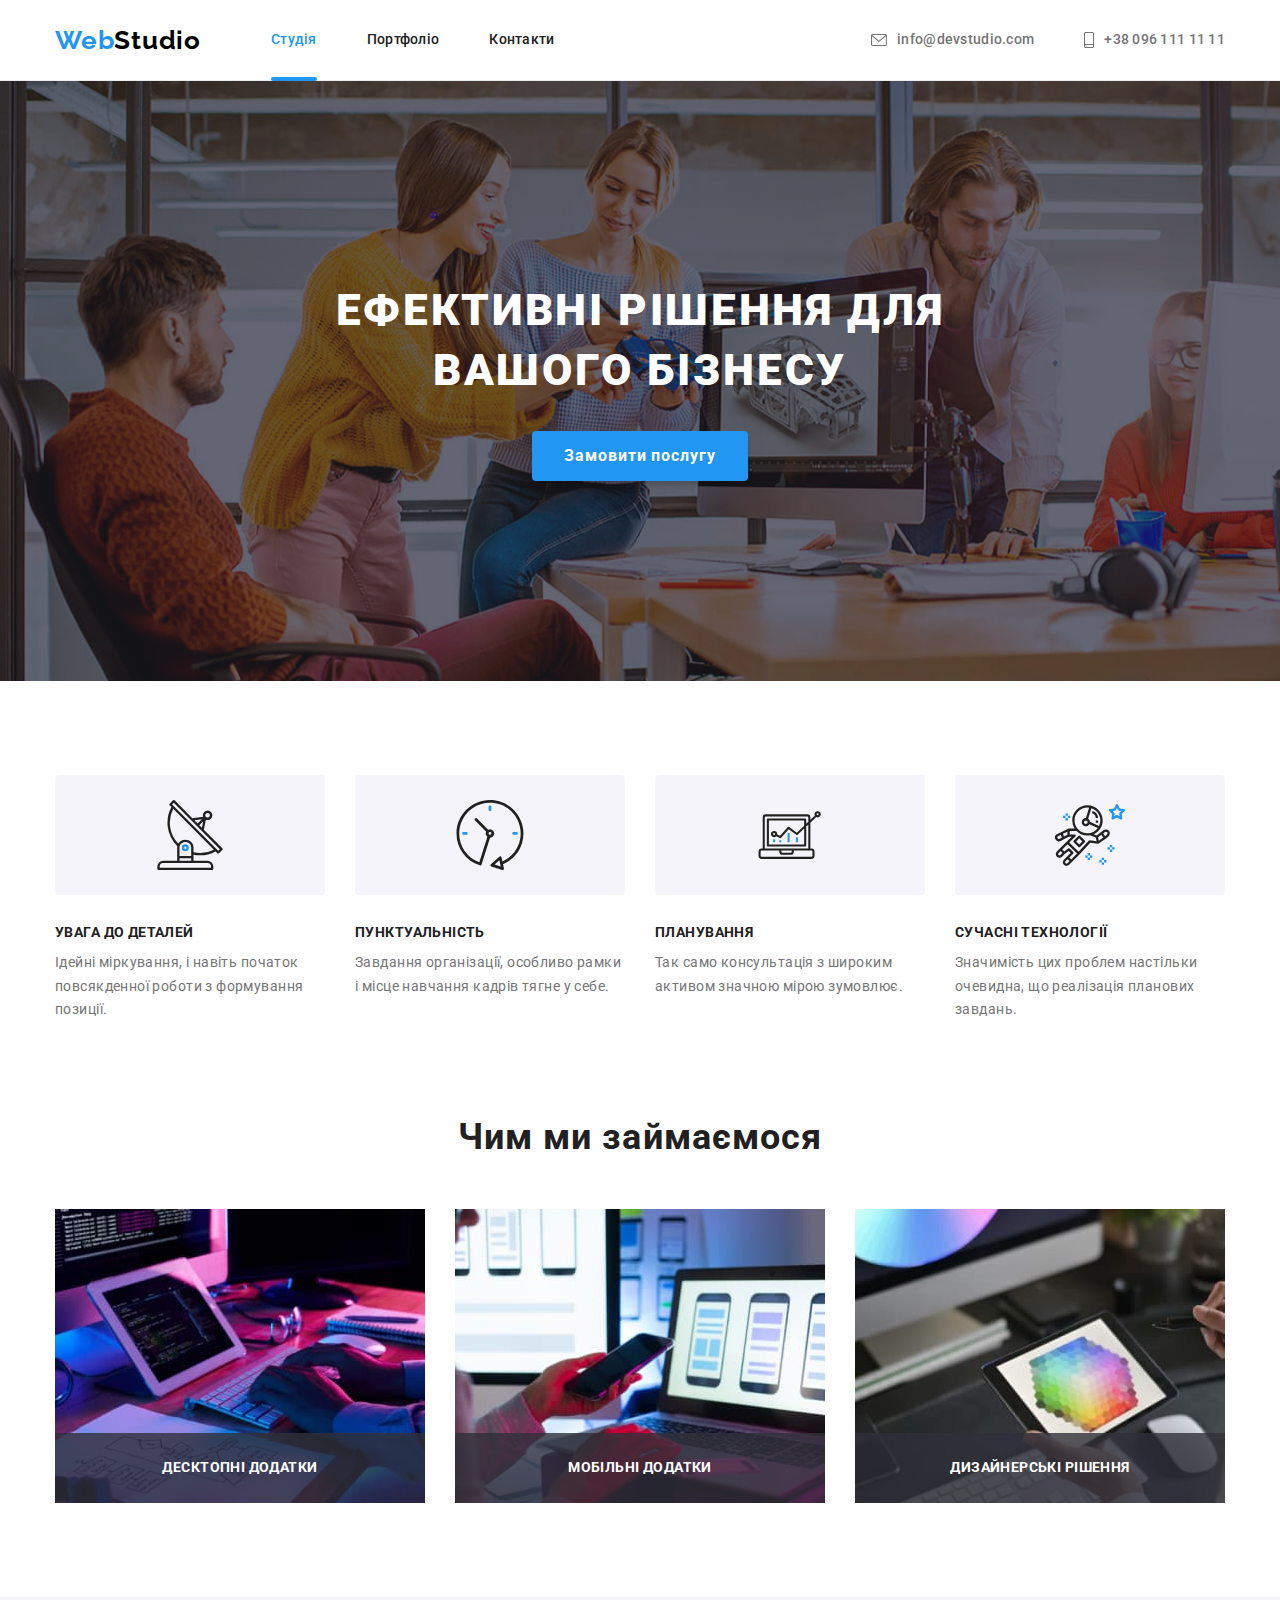
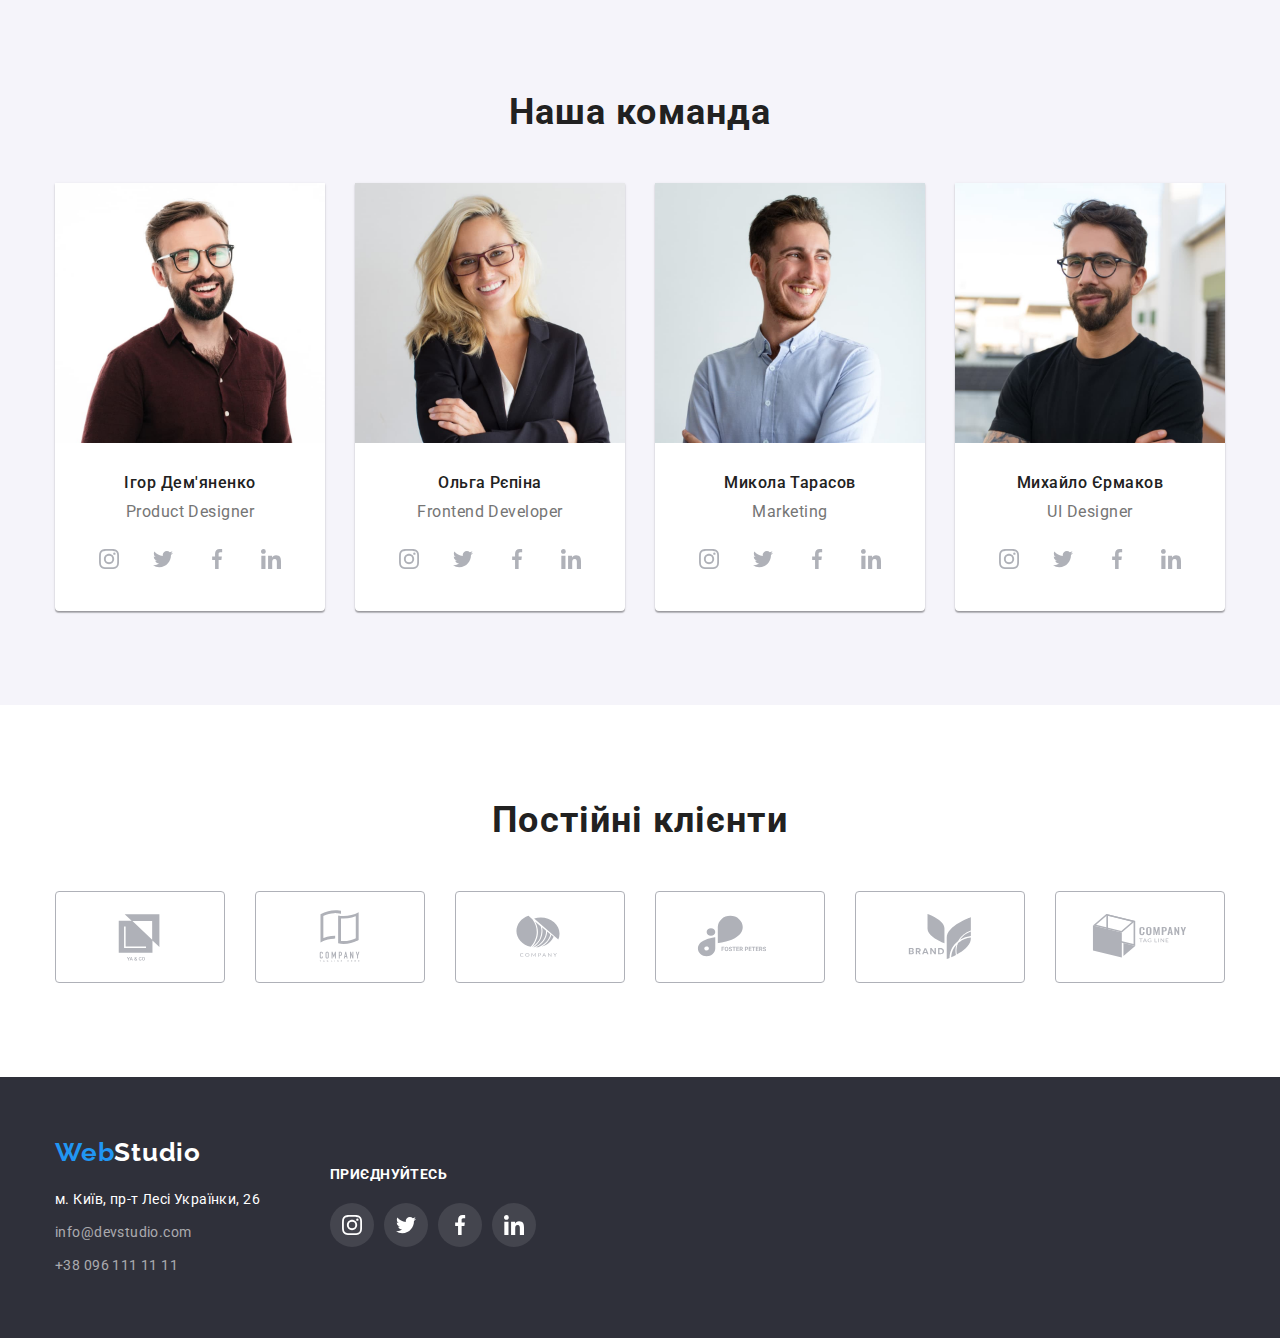
<file: index.html>
<!DOCTYPE html>
<html lang="uk">
<head>
    <meta charset="UTF-8">
    <meta http-equiv="X-UA-Compatible" content="IE=edge">
    <meta name="viewport" content="width=device-width, initial-scale=1.0">
    <title>WebStudio</title>
    <link rel="preconnect" href="https://fonts.googleapis.com">
    <link rel="preconnect" href="https://fonts.gstatic.com" crossorigin>
    <link href="https://fonts.googleapis.com/css2?family=Raleway:wght@700&family=Roboto:wght@400;500;700;900&display=swap" rel="stylesheet">
    <link rel="stylesheet" href="https://cdn.jsdelivr.net/npm/modern-normalize@1.1.0/modern-normalize.min.css">
    <link rel="stylesheet" href="./css/styles.css">
</head>
<body>
    <header class="page-header">
        <div class="container header-div">
            <nav class="header-navigation">
                <a href="./index.html" class="link header-logo"><span class="logo-web">Web</span><span class="header-logo-studio">Studio</span></a>
                <ul class="list menu">
                    <li><a href="./index.html" class="nav-studio nav-blue link header-links">Студія</a></li>
                    <li><a href="./portfolio.html" class="nav-portfolio link header-links">Портфоліо</a></li>
                    <li><a href="#" class="nav-contacts link header-links">Контакти</a></li>
                </ul>
            </nav>
    
            <ul class="list header-contacts">
                <li>
                    <a href="mailto:info@devstudio.com" class="header-mail link header-links">
                        <svg class="header-contacts-icon header-mail-icon">
                            <use href="./images/sprite.svg#icon-header-mail"></use>
                        </svg>
                        info@devstudio.com
                    </a>
                </li>
                <li>
                    <a href="tel:+380961111111" class="header-tel link header-links">
                        <svg class="header-contacts-icon header-tel-icon">
                            <use href="./images/sprite.svg#icon-header-tel"></use>
                        </svg>
                        +38 096 111 11 11
                    </a>
                </li>
            </ul>
        </div>
    </header>

    <main>
        <section class="top-section">
            <div class=" top-div container">
                <h1 class="top-title">Ефективні рішення для вашого бізнесу</h1>
                <button type="button" class="top-button button" data-modal-open>Замовити послугу</button>
            </div>
        </section>

        <section class="section-our-benefits">
            <div class="container">
                <h2 style="display:none;">Наші переваги</h2>

                <ul class="list our-benefits-list">
                    <li>
                        <div class="benefits-div">
                            <svg class="benefits-icon">
                                <use href="./images/sprite.svg#icon-benefits-antenna"></use>
                            </svg>
                        </div>
                        <h3 class="benefits-titles">УВАГА ДО ДЕТАЛЕЙ</h3>
                        <p class="benefits-paragraph">Ідейні міркування, і навіть початок повсякденної роботи з формування позиції.</p>
                    </li>
                    <li>
                        <div class="benefits-div">
                            <svg class="benefits-icon">
                                <use href="./images/sprite.svg#icon-benefits-clock"></use>
                            </svg>
                        </div>
                        <h3 class="benefits-titles">ПУНКТУАЛЬНІСТЬ</h3>
                        <p class="benefits-paragraph">Завдання організації, особливо рамки і місце навчання кадрів тягне у себе.</p>
                    </li>
                    <li>
                        <div class="benefits-div">
                            <svg class="benefits-icon">
                                <use href="./images/sprite.svg#icon-benefits-diagram"></use>
                            </svg>
                        </div>
                        <h3 class="benefits-titles">ПЛАНУВАННЯ</h3>
                        <p class="benefits-paragraph">Так само консультація з широким активом значною мірою зумовлює.</p>
                    </li>
                    <li>
                        <div class="benefits-div">
                            <svg class="benefits-icon">
                                <use href="./images/sprite.svg#icon-benefits-astronaut"></use>
                            </svg>
                        </div>
                        <h3 class="benefits-titles">СУЧАСНІ ТЕХНОЛОГІЇ</h3>
                        <p class="benefits-paragraph">Значимість цих проблем настільки очевидна, що реалізація планових завдань.</p>
                    </li>
                </ul>
            </div>
        </section>

        <section class="section-we-do">
            <div class="container">
            <h2 class="we-do-title">Чим ми займаємося</h2>

            <ul class="list we-do-img">
                <li class="we-do-li">
                    <img src="./images/whatdowedo-1.jpg" alt="Coding" width="370" class="img">
                    <p class="we-do-overlay">Десктопні додатки</p>
                </li>
                <li class="we-do-li">
                    <img src="./images/whatdowedo-2.jpg" alt="Mobile Design" width="370" class="img">
                    <p class="we-do-overlay">Мобільні додатки</p>
                </li>
                <li class="we-do-li">
                    <img src="./images/whatdowedo-3.jpg" alt="Color Design" width="370" class="img">
                    <p class="we-do-overlay">Дизайнерські рішення</p>
                </li>
            </ul>
            </div>
        </section>

        <section class="section-our-team">
            <div class="container">
                <h2 class="our-team-title">Наша команда</h2>

                    <ul class="list our-team-list">
                    <li class="our-team-block">
                        <img src="./images/ourteam-1.jpg" alt="Ігор Дем'яненко" width="270" class="img">
                        <h3 class="our-team-names">Ігор Дем'яненко</h3>
                        <p class="our-team-paragraph">Product Designer</p>
                        <ul class="social-list list">
                            <li class="social-list-item">
                                <a href="" class="social-list-link">
                                    <svg lang="en" aria-label="instagram icon" class="social-list-icon">
                                        <use href="./images/sprite.svg#icon-instagram"></use>
                                    </svg>
                                </a>
                            </li>
                            <li class="social-list-item">
                                <a href="" class="social-list-link">
                                    <svg lang="en" aria-label="twitter icon" class="social-list-icon">
                                        <use href="./images/sprite.svg#icon-twitter"></use>
                                    </svg>
                                </a>
                            </li>
                            <li class="social-list-item">
                                <a href="" class="social-list-link">
                                    <svg lang="en" aria-label="facebook icon" class="social-list-icon">
                                        <use href="./images/sprite.svg#icon-facebook"></use>
                                    </svg>
                                </a>
                            </li>
                            <li class="social-list-item">
                                <a href="" class="social-list-link">
                                    <svg lang="en" aria-label="linkedin icon" class="social-list-icon">
                                        <use href="./images/sprite.svg#icon-linkedin"></use>
                                    </svg>
                                </a>
                            </li>
                        </ul>
                    </li>
                    <li class="our-team-block">
                        <img src="./images/ourteam-2.jpg" alt="Ольга Рєпіна" width="270" class="img">
                        <h3 class="our-team-names">Ольга Рєпіна</h3>
                        <p class="our-team-paragraph">Frontend Developer</p>
                        <ul class="social-list list">
                            <li class="social-list-item">
                                <a href="" class="social-list-link">
                                    <svg lang="en" aria-label="instagram icon" class="social-list-icon">
                                        <use href="./images/sprite.svg#icon-instagram"></use>
                                    </svg>
                                </a>
                            </li>
                            <li class="social-list-item">
                                <a href="" class="social-list-link">
                                    <svg lang="en" aria-label="twitter icon" class="social-list-icon">
                                        <use href="./images/sprite.svg#icon-twitter"></use>
                                    </svg>
                                </a>
                            </li>
                            <li class="social-list-item">
                                <a href="" class="social-list-link">
                                    <svg lang="en" aria-label="facebook icon" class="social-list-icon">
                                        <use href="./images/sprite.svg#icon-facebook"></use>
                                    </svg>
                                </a>
                            </li>
                            <li class="social-list-item">
                                <a href="" class="social-list-link">
                                    <svg lang="en" aria-label="linkedin icon" class="social-list-icon">
                                        <use href="./images/sprite.svg#icon-linkedin"></use>
                                    </svg>
                                </a>
                            </li>
                        </ul>
                    </li>
                    <li class="our-team-block">
                        <img src="./images/ourteam-3.jpg" alt="Микола Тарасов" width="270" class="img">
                        <h3 class="our-team-names">Микола Тарасов</h3>
                        <p class="our-team-paragraph">Marketing</p>
                        <ul class="social-list list">
                            <li class="social-list-item">
                                <a href="" class="social-list-link">
                                    <svg lang="en" aria-label="instagram icon" class="social-list-icon">
                                        <use href="./images/sprite.svg#icon-instagram"></use>
                                    </svg>
                                </a>
                            </li>
                            <li class="social-list-item">
                                <a href="" class="social-list-link">
                                    <svg lang="en" aria-label="twitter icon" class="social-list-icon">
                                        <use href="./images/sprite.svg#icon-twitter"></use>
                                    </svg>
                                </a>
                            </li>
                            <li class="social-list-item">
                                <a href="" class="social-list-link">
                                    <svg lang="en" aria-label="facebook icon" class="social-list-icon">
                                        <use href="./images/sprite.svg#icon-facebook"></use>
                                    </svg>
                                </a>
                            </li>
                            <li class="social-list-item">
                                <a href="" class="social-list-link">
                                    <svg lang="en" aria-label="linkedin icon" class="social-list-icon">
                                        <use href="./images/sprite.svg#icon-linkedin"></use>
                                    </svg>
                                </a>
                            </li>
                        </ul>
                    </li>
                    <li class="our-team-block">
                        <img src="./images/ourteam-4.jpg" alt="Михайло Єрмаков" width="270" class="img">
                        <h3 class="our-team-names">Михайло Єрмаков</h3>
                        <p class="our-team-paragraph">UI Designer</p>
                        <ul class="social-list list">
                            <li class="social-list-item">
                                <a href="" class="social-list-link">
                                    <svg lang="en" aria-label="instagram icon" class="social-list-icon">
                                        <use href="./images/sprite.svg#icon-instagram"></use>
                                    </svg>
                                </a>
                            </li>
                            <li class="social-list-item">
                                <a href="" class="social-list-link">
                                    <svg lang="en" aria-label="twitter icon" class="social-list-icon">
                                        <use href="./images/sprite.svg#icon-twitter"></use>
                                    </svg>
                                </a>
                            </li>
                            <li class="social-list-item">
                                <a href="" class="social-list-link">
                                    <svg lang="en" aria-label="facebook icon" class="social-list-icon">
                                        <use href="./images/sprite.svg#icon-facebook"></use>
                                    </svg>
                                </a>
                            </li>
                            <li class="social-list-item">
                                <a href="" class="social-list-link">
                                    <svg lang="en" aria-label="linkedin icon" class="social-list-icon">
                                        <use href="./images/sprite.svg#icon-linkedin"></use>
                                    </svg>
                                </a>
                            </li>
                        </ul>
                    </li>
                </ul>
            </div>
        </section>

        <section class="regular-customer-section">
        <div class="container">
            <h2 class="regular-customer-title">Постійні клієнти</h2>

            <ul class="regular-customer-list list">
                <li class="regular-customer-item">
                    <a href="" class="regular-customer-link">
                        <svg class="regular-customer-icon">
                            <use href="./images/sprite.svg#icon-client-1"></use>
                        </svg>
                    </a>
                </li>
                <li class="regular-customer-item">
                    <a href="" class="regular-customer-link">
                        <svg class="regular-customer-icon">
                            <use href="./images/sprite.svg#icon-client-2"></use>
                        </svg>
                    </a>
                </li>
                <li class="regular-customer-item">
                    <a href="" class="regular-customer-link">
                        <svg class="regular-customer-icon">
                            <use href="./images/sprite.svg#icon-client-3"></use>
                        </svg>
                    </a>
                </li>
                <li class="regular-customer-item">
                    <a href="" class="regular-customer-link">
                        <svg class="regular-customer-icon">
                            <use href="./images/sprite.svg#icon-client-4"></use>
                        </svg>
                    </a>
                </li>
                <li class="regular-customer-item">
                    <a href="" class="regular-customer-link">
                        <svg class="regular-customer-icon">
                            <use href="./images/sprite.svg#icon-client-5"></use>
                        </svg>
                    </a>
                </li>
                <li class="regular-customer-item">
                    <a href="" class="regular-customer-link">
                        <svg class="regular-customer-icon">
                            <use href="./images/sprite.svg#icon-client-6"></use>
                        </svg>
                    </a>
                </li>
            </ul>
        </div>
        </section>
    </main>

    <footer class="webstudio-footer">
        <div class="container footer-div">
                <div class="footer-div-contacts">
                    <a href="./index.html" class="link footer-logo"><span class="logo-web">Web</span><span class="footer-logo-studio">Studio</span></a>

                    <address>
                        <ul class="list footer-contacts">
                            <li><a href="https://goo.gl/maps/LkWWDxqze2N2HtQS6" class="footer-address link">м. Київ, пр-т Лесі Українки, 26</a></li>
                            <li><a href="mailto:info@devstudio.com" class="footer-mail link">info@devstudio.com</a></li>
                            <li><a href="tel:+380961111111" class="footer-tel link">+38 096 111 11 11</a></li>
                        </ul>
                    </address>
                </div>
                <div class="footer-div-social">
                    <section class="footer-social">

                        <p class="footer-social-text">приєднуйтесь</p>

                        <ul class="footer-social-list list">
                            <li class="footer-social-list-item">
                                <a href="" class="footer-social-list-link">
                                    <svg lang="en" aria-label="instagram icon" class="footer-social-list-icon">
                                        <use href="./images/sprite.svg#icon-instagram"></use>
                                    </svg>
                                </a>
                            </li>
                            <li class="footer-social-list-item">
                                <a href="" class="footer-social-list-link">
                                    <svg lang="en" aria-label="twitter icon" class="footer-social-list-icon">
                                        <use href="./images/sprite.svg#icon-twitter"></use>
                                    </svg>
                                </a>
                            </li>
                            <li class="footer-social-list-item">
                                <a href="" class="footer-social-list-link">
                                    <svg lang="en" aria-label="facebook icon" class="footer-social-list-icon">
                                        <use href="./images/sprite.svg#icon-facebook"></use>
                                    </svg>
                                </a>
                            </li>
                            <li class="footer-social-list-item">
                                <a href="" class="footer-social-list-link">
                                    <svg lang="en" aria-label="linkedin icon" class="footer-social-list-icon">
                                        <use href="./images/sprite.svg#icon-linkedin"></use>
                                    </svg>
                                </a>
                            </li>
                        </ul>
                    </section>
                </div>
        </div>
    </footer>

    <div class="backdrop is-hidden" data-modal>
        <div class="modal">
            <button type="button" class="modal-close-btn button" data-modal-close>
                <svg class="modal-svg">
                    <use href="./images/sprite.svg#icon-modal-close"></use>
                </svg>
            </button>
        </div>
    </div>

    <script src="./js/modal.js"></script>
</body>
</html>
</file>
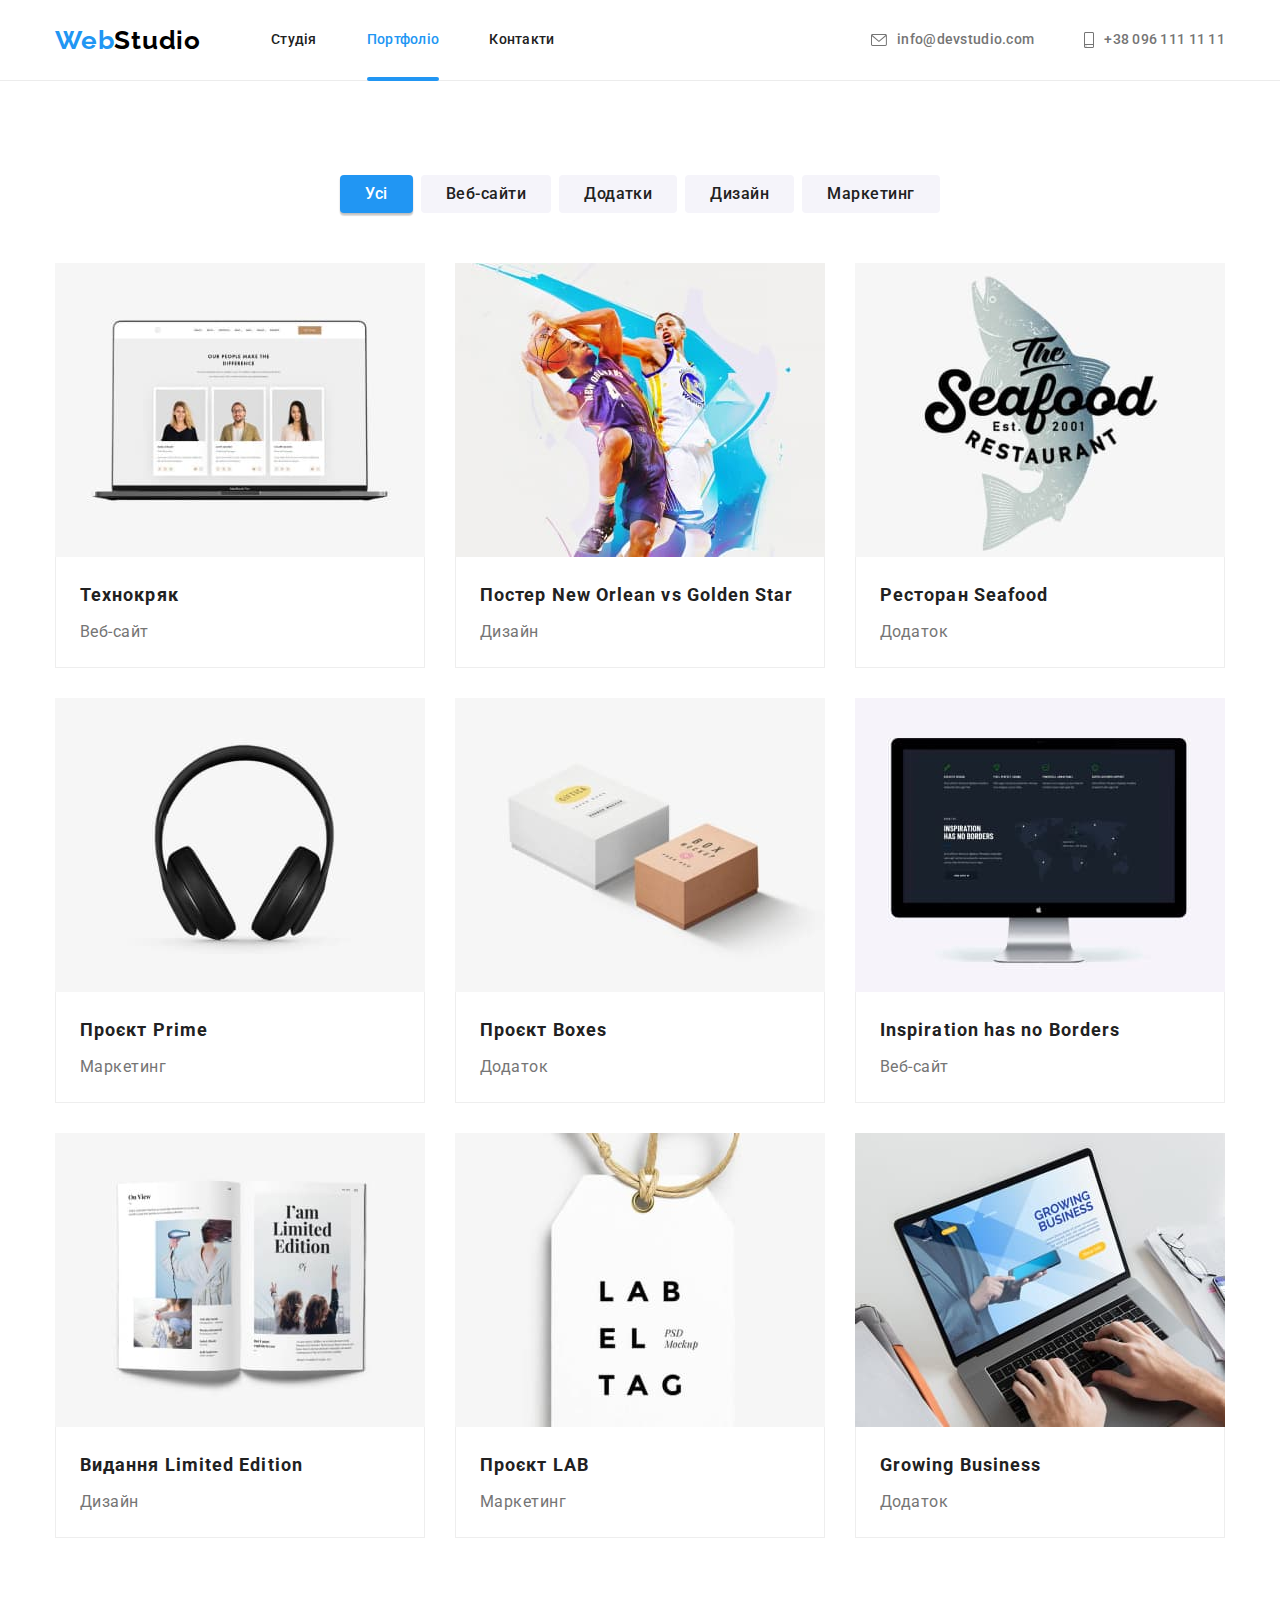
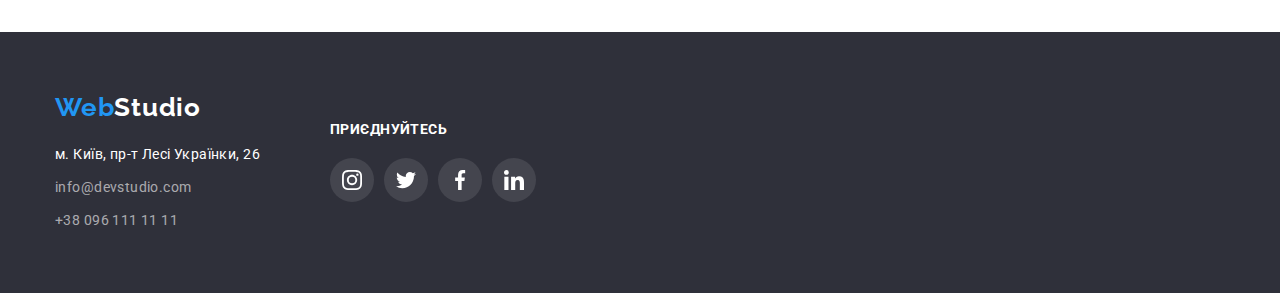
<file: portfolio.html>
<!DOCTYPE html>
<html lang="uk">
<head>
    <meta charset="UTF-8">
    <meta http-equiv="X-UA-Compatible" content="IE=edge">
    <meta name="viewport" content="width=device-width, initial-scale=1.0">
    <title>WebStudio | Портфоліо</title>
    <link rel="preconnect" href="https://fonts.googleapis.com">
    <link rel="preconnect" href="https://fonts.gstatic.com" crossorigin>
    <link href="https://fonts.googleapis.com/css2?family=Raleway:wght@700&family=Roboto:wght@400;500;700;900&display=swap" rel="stylesheet">
    <link rel="stylesheet" href="https://cdn.jsdelivr.net/npm/modern-normalize@1.1.0/modern-normalize.min.css">
    <link rel="stylesheet" href="./css/styles.css">
</head>
<body>
    <header class="page-header">
        <div class="container header-div">
            <nav class="header-navigation">
                <a href="./index.html" class="link header-logo"><span class="logo-web">Web</span><span class="header-logo-studio">Studio</span></a>
                <ul class="list menu">
                    <li><a href="./index.html" class="nav-studio link header-links">Студія</a></li>
                    <li><a href="./portfolio.html" class="nav-portfolio nav-blue link header-links">Портфоліо</a></li>
                    <li><a href="#" class="nav-contacts link header-links">Контакти</a></li>
                </ul>
            </nav>

            <ul class="list header-contacts">
                <li>
                    <a href="mailto:info@devstudio.com" class="header-mail link header-links">
                        <svg class="header-contacts-icon header-mail-icon">
                            <use href="./images/sprite.svg#icon-header-mail"></use>
                        </svg>
                        info@devstudio.com
                    </a>
                </li>
                <li>
                    <a href="tel:+380961111111" class="header-tel link header-links">
                        <svg class="header-contacts-icon header-tel-icon">
                            <use href="./images/sprite.svg#icon-header-tel"></use>
                        </svg>
                        +38 096 111 11 11
                    </a>
                </li>
            </ul>
        </div>
    </header>

    <main>
        <section class="section-portfolio">
            <div class="container">
            <h1 style="display:none;">Portfolio</h1>
            <ul class="list portfolio-menu">
                <li><button type="button" class="portfolio-button button portfolio-button-pushed">Усі</button></li>
                <li><button type="button" class="portfolio-button button">Веб-сайти</button></li>
                <li><button type="button" class="portfolio-button button">Додатки</button></li>
                <li><button type="button" class="portfolio-button button">Дизайн</button></li>
                <li><button type="button" class="portfolio-button button">Маркетинг</button></li>
            </ul>
            <ul class="list portfolio">
                <li class="portfolio-card">
                    <a href="" class="link portfolio-link">
                        <div class="portfolio-overlay-div">
                            <img 
                            src="./images/portfolio/portfolio-1.jpg" 
                            alt="WebSite"
                            width="370"
                            class="img"
                            >
                            <p class="portfolio-overlay">Ресурс пропонує комплексні пропозиції з різним рівнем функціоналу та сервісів. Все це дозволить відвідувачу отримати вичерпні відомості про компанію чи приватну особу.</p>
                        </div>
                        <div class="portfolio-text">
                            <h2 class="portfolio-title">Технокряк</h2>
                            <p class="portfolio-paragraph">Веб-сайт</p>
                        </div>
                    </a>
                </li>
                <li class="portfolio-card">
                    <a href="" class="link portfolio-link">
                        <div class="portfolio-overlay-div">
                            <img 
                            src="./images/portfolio/portfolio-2.jpg" 
                            alt="Poster"
                            width="370"
                            class="img"
                            >
                            <p class="portfolio-overlay">Ресурс пропонує комплексні пропозиції з різним рівнем функціоналу та сервісів. Все це дозволить відвідувачу отримати вичерпні відомості про компанію чи приватну особу.</p>
                        </div>
                        <div class="portfolio-text">
                            <h2 class="portfolio-title">Постер <span lang="en">New Orlean vs Golden Star</span></h2>
                            <p class="portfolio-paragraph">Дизайн</p>
                        </div>
                    </a>
                </li>
                <li class="portfolio-card">
                    <a href="" class="link portfolio-link">
                        <div class="portfolio-overlay-div">
                            <img 
                            src="./images/portfolio/portfolio-3.jpg" 
                            alt="Seafood logo"
                            width="370"
                            class="img"
                            >
                            <p class="portfolio-overlay">Ресурс пропонує комплексні пропозиції з різним рівнем функціоналу та сервісів. Все це дозволить відвідувачу отримати вичерпні відомості про компанію чи приватну особу.</p>
                        </div>
                        <div class="portfolio-text">
                            <h2 class="portfolio-title">Ресторан <span lang="en">Seafood</span></h2>
                            <p class="portfolio-paragraph">Додаток</p>
                        </div>
                    </a>
                </li>
                <li class="portfolio-card">
                    <a href="" class="link portfolio-link">
                        <div class="portfolio-overlay-div">
                            <img 
                            src="./images/portfolio/portfolio-4.jpg" 
                            alt="Headphones"
                            width="370"
                            class="img"
                            >
                            <p class="portfolio-overlay">Ресурс пропонує комплексні пропозиції з різним рівнем функціоналу та сервісів. Все це дозволить відвідувачу отримати вичерпні відомості про компанію чи приватну особу.</p>
                        </div>
                        <div class="portfolio-text">
                            <h2 class="portfolio-title">Проєкт <span lang="en">Prime</span></h2>
                            <p class="portfolio-paragraph">Маркетинг</p>
                        </div>
                    </a>
                </li>
                <li class="portfolio-card">
                    <a href="" class="link portfolio-link">
                        <div class="portfolio-overlay-div">
                            <img 
                            src="./images/portfolio/portfolio-5.jpg" 
                            alt="Boxes"
                            width="370"
                            class="img"
                            >
                            <p class="portfolio-overlay">Ресурс пропонує комплексні пропозиції з різним рівнем функціоналу та сервісів. Все це дозволить відвідувачу отримати вичерпні відомості про компанію чи приватну особу.</p>
                        </div>
                        <div class="portfolio-text">
                            <h2 class="portfolio-title">Проєкт <span lang="en">Boxes</span></h2>
                            <p class="portfolio-paragraph">Додаток</p>
                        </div>
                    </a>
                </li>
                <li class="portfolio-card">
                    <a href="" class="link portfolio-link">
                        <div class="portfolio-overlay-div">
                            <img 
                            src="./images/portfolio/portfolio-6.jpg" 
                            alt="WebSite"
                            width="370"
                            class="img"
                            >
                            <p class="portfolio-overlay">Ресурс пропонує комплексні пропозиції з різним рівнем функціоналу та сервісів. Все це дозволить відвідувачу отримати вичерпні відомості про компанію чи приватну особу.</p>
                        </div>
                        <div class="portfolio-text">
                            <h2 lang="en"  class="portfolio-title">Inspiration has no Borders</h2>
                            <p class="portfolio-paragraph">Веб-сайт</p>
                        </div>
                    </a>
                </li>
                <li class="portfolio-card">
                    <a href="" class="link portfolio-link">
                        <div class="portfolio-overlay-div">
                            <img 
                            src="./images/portfolio/portfolio-7.jpg" 
                            alt="Magazine"
                            width="370"
                            class="img"
                            >
                            <p class="portfolio-overlay">Ресурс пропонує комплексні пропозиції з різним рівнем функціоналу та сервісів. Все це дозволить відвідувачу отримати вичерпні відомості про компанію чи приватну особу.</p>
                        </div>
                        <div class="portfolio-text">
                            <h2 class="portfolio-title">Видання <span lang="en">Limited Edition</span></h2>
                            <p class="portfolio-paragraph">Дизайн</p>
                        </div>
                    </a>
                </li>
                <li class="portfolio-card">
                    <a href="" class="link portfolio-link">
                        <div class="portfolio-overlay-div">
                            <img 
                            src="./images/portfolio/portfolio-8.jpg" 
                            alt="Tag"
                            width="370"
                            class="img"
                            >
                            <p class="portfolio-overlay">Ресурс пропонує комплексні пропозиції з різним рівнем функціоналу та сервісів. Все це дозволить відвідувачу отримати вичерпні відомості про компанію чи приватну особу.</p>
                        </div>
                        <div class="portfolio-text">
                            <h2 class="portfolio-title">Проєкт <span lang="en">LAB</span></h2>
                            <p class="portfolio-paragraph">Маркетинг</p>
                        </div>
                    </a>
                </li>
                <li class="portfolio-card">
                    <a href="" class="link portfolio-link">
                        <div class="portfolio-overlay-div">
                            <img 
                            src="./images/portfolio/portfolio-9.jpg" 
                            alt="Growing Business app"
                            width="370"
                            class="img"
                            >
                            <p class="portfolio-overlay">Ресурс пропонує комплексні пропозиції з різним рівнем функціоналу та сервісів. Все це дозволить відвідувачу отримати вичерпні відомості про компанію чи приватну особу.</p>
                        </div>
                        <div class="portfolio-text">
                            <h2 lang="en"  class="portfolio-title">Growing Business</h2>
                            <p class="portfolio-paragraph">Додаток</p>
                        </div>
                    </a>
                </li>
            </ul>
            </div>
        </section>
    </main>

    <footer class="webstudio-footer">
        <div class="container footer-div">
                <div class="footer-div-contacts">
                    <a href="./index.html" class="link footer-logo"><span class="logo-web">Web</span><span class="footer-logo-studio">Studio</span></a>

                    <address>
                        <ul class="list footer-contacts">
                            <li><a href="https://goo.gl/maps/LkWWDxqze2N2HtQS6" class="footer-address link">м. Київ, пр-т Лесі Українки, 26</a></li>
                            <li><a href="mailto:info@devstudio.com" class="footer-mail link">info@devstudio.com</a></li>
                            <li><a href="tel:+380961111111" class="footer-tel link">+38 096 111 11 11</a></li>
                        </ul>
                    </address>
                </div>
                <div class="footer-div-social">
                    <section class="footer-social">

                        <p class="footer-social-text">приєднуйтесь</p>

                        <ul class="footer-social-list list">
                            <li class="footer-social-list-item">
                                <a href="" class="footer-social-list-link">
                                    <svg lang="en" aria-label="instagram icon" class="footer-social-list-icon">
                                        <use href="./images/sprite.svg#icon-instagram"></use>
                                    </svg>
                                </a>
                            </li>
                            <li class="footer-social-list-item">
                                <a href="" class="footer-social-list-link">
                                    <svg lang="en" aria-label="twitter icon" class="footer-social-list-icon">
                                        <use href="./images/sprite.svg#icon-twitter"></use>
                                    </svg>
                                </a>
                            </li>
                            <li class="footer-social-list-item">
                                <a href="" class="footer-social-list-link">
                                    <svg lang="en" aria-label="facebook icon" class="footer-social-list-icon">
                                        <use href="./images/sprite.svg#icon-facebook"></use>
                                    </svg>
                                </a>
                            </li>
                            <li class="footer-social-list-item">
                                <a href="" class="footer-social-list-link">
                                    <svg lang="en" aria-label="linkedin icon" class="footer-social-list-icon">
                                        <use href="./images/sprite.svg#icon-linkedin"></use>
                                    </svg>
                                </a>
                            </li>
                        </ul>
                    </section>
                </div>
        </div>
    </footer>
</body>
</html>
</file>
<file: css/styles.css>
body {
    background-color: #fff;
    font-family: 'Roboto';
}

h1, h2, h3, h4, h5, h6, p {
    margin-top: 0;
    margin-bottom: 0;
}

ul {
    margin-top: 0;
    margin-bottom: 0;
    padding-left: 0;
}

.container {
    width: 1200px;
    margin-left: auto;
    margin-right: auto;
    padding-left: 15px;
    padding-right: 15px;
}

.img {
    display: block;
    max-width: 100%;
    height: auto;
}

.link {
    text-decoration: none;
}

.list {
    list-style: none;
}

.button {
    font-family: inherit;
    cursor: pointer;
    border: none;
}

/*========================================|HEADER|========================================*/

.page-header {
    background-color: #FFFFFF;
    border-bottom: 1px solid #ECECEC;
}

.menu, .header-contacts {
    gap: 50px;
}

.header-div {
    justify-content: space-between;
}

.header-navigation, .menu, .header-contacts, .header-div {
    display: flex;
    align-items: center;
    justify-content: space-between;
    justify-items: center;
}

.header-logo {
    margin-right: 70px;
}

.logo-web {
    color: #2196F3;
    text-decoration: none;
    font-family: 'Raleway', sans-serif;
    font-weight: 700;
    font-size: 26px;
    line-height: 1.19;
    letter-spacing: 0.03em;
}

.nav-studio:hover, .nav-portfolio:hover, .nav-contacts:hover, .header-mail:hover, .header-tel:hover, .footer-mail:hover, .footer-tel:hover, .footer-address:hover {
    color: #2196F3;
}

.header-logo-studio {
    color: #000;
    text-decoration: none;
    font-family: 'Raleway', sans-serif;
    font-weight: 700;
    font-size: 26px;
    line-height: 1.19;
    letter-spacing: 0.03em;
}

.header-links {
    font-weight: 500;
    font-size: 14px;
    line-height: 1.14;
    letter-spacing: 0.02em;
    padding: 32px 0;
    display: block;
}

.nav-studio, .nav-portfolio, .nav-contacts {
    color: #212121;
    transition: color 250ms cubic-bezier(0.4, 0, 0.2, 1);
}

.nav-blue, .nav-blue {
    position: relative;
    color: #2196f3;
}

.nav-blue::after {
    content: "";
    position: absolute;
    width: 100%;
    height: 4px;
    left: 0;
    bottom: -1.25%;
    background-color: #2196F3;
    border-radius: 2px;
}

.header-tel, .header-mail {
    color: #757575;
    display: flex;
    gap: 10px;
    transition: color 250ms cubic-bezier(0.4, 0, 0.2, 1);
    align-items: center;
}

.header-mail:hover .header-contacts-icon, .header-tel:hover .header-contacts-icon {
    fill: #2196F3;
}

.header-contacts-icon {
    fill: #757575;
}

.header-mail-icon {
    width: 16px;
    height: 12px;
}

.header-tel-icon {
    width: 10px;
    height: 16px;
}

/*========================================|TOP|========================================*/

.top-section {
    background-color: #C4C4C4;
    padding-top: 200px;
    padding-bottom: 200px;
    background-image: linear-gradient(rgba(47, 48, 58, 0.4), rgba(47, 48, 58, 0.4)), url('../images/top-section.jpg');
    background-size: cover;
}

.top-div {
    display: flex;
    flex-direction: column;
    align-items: center;
}

.top-title {
    color: #fff;
    font-weight: 900;
    font-size: 44px;
    line-height: 1.36;
    text-align: center;
    letter-spacing: 0.06em;
    text-transform: uppercase;
    width: 696px;
    margin-bottom: 30px;
}

.top-button {
    background-color: #2196F3;
    box-shadow: 0px 4px 4px rgba(0, 0, 0, 0.15);
    border-radius: 4px;
    font-weight: 700;
    font-size: 16px;
    line-height: 1.875;
    display: flex;
    align-items: center;
    text-align: center;
    letter-spacing: 0.06em;
    color: #FFFFFF;
    justify-content: center;
    padding: 10px 32px;
    transition: background-color 250ms cubic-bezier(0.4, 0, 0.2, 1);
}

.top-button:hover, .top-button:focus {
    background-color: #188CE8; 
}

/*========================================|BENEFITS|========================================*/

.section-our-benefits {
    padding-top: 94px;
}

.our-benefits-list {
    display: flex;
    justify-content: center;
    gap: 30px;
}

.benefits-div {
    background-color: #F5F4FA;
    border-radius: 4px;
    display: flex;
    align-items: center;
    justify-content: center;
    margin-bottom: 30px;
    width: 270px;
    height: 120px;
}

.benefits-icon {
    width: 70px;
    height: 70px;
}

.benefits-titles {
    font-weight: 700;
    font-size: 14px;
    line-height: 1.14;
    letter-spacing: 0.03em;
    text-transform: uppercase;
    color: #212121;
    margin-bottom: 10px;
}

.benefits-paragraph {
    font-weight: 400;
    font-size: 14px;
    line-height: 1.71;
    letter-spacing: 0.03em;
    color: #757575;
}

/*========================================|WHAT WE DO|========================================*/

.section-we-do {
    padding-top: 94px;
    padding-bottom: 94px;
}

.we-do-title {
    font-weight: 700;
    font-size: 36px;
    line-height: 1.17;
    text-align: center;
    letter-spacing: 0.03em;
    color: #212121;
    margin-bottom: 50px;
}

.we-do-img {
    display: flex;
    justify-content: center;
    flex-wrap: wrap;
    gap: 30px;
}

.we-do-li {
    position: relative;
}

.we-do-overlay {
    position: absolute;
    display: flex;
    justify-content: center;
    align-items: center;
    left: 0;
    bottom: 0%;
    background-color: rgba(47, 48, 58, 0.8);
    width: 100%;
    height: 70px;
    font-weight: 700;
    font-size: 14px;
    line-height: 1.14;
    text-align: center;
    letter-spacing: 0.03em;
    text-transform: uppercase;
    color: #FFFFFF;
}

/*========================================|OUR TEAM|========================================*/

.section-our-team {
    background: #F5F4FA;
    padding-top: 94px;
    padding-bottom: 94px;
}

.our-team-title {
    font-weight: 700;
    font-size: 36px;
    line-height: 1.17;
    text-align: center;
    letter-spacing: 0.03em;
    color: #212121;
    margin-bottom: 50px;
}

.our-team-list {
    display: flex;
    justify-content: center;
    flex-wrap: wrap;
    gap: 30px;
}

.our-team-block {
    box-shadow: 0px 1px 3px rgba(0, 0, 0, 0.12), 0px 1px 1px rgba(0, 0, 0, 0.14), 0px 2px 1px rgba(0, 0, 0, 0.2);
    border-radius: 0px 0px 4px 4px;
    background-color: #FFFFFF;
}

.our-team-names {
    font-weight: 500;
    font-size: 16px;
    line-height: 1.19;
    letter-spacing: 0.03em;
    color: #212121;
    padding-top: 30px;
    margin-bottom: 10px;
    text-align: center;
}

.our-team-paragraph {
    font-weight: 400;
    font-size: 16px;
    line-height: 19px;
    letter-spacing: 0.03em;
    color: #757575;
    margin-bottom: 16px;
    text-align: center;
}

.social-list {
    display: flex;
    column-gap: 10px;
    justify-content: center;
    padding-bottom: 30px;
}

.social-list-link {
    height: 44px;
    width: 44px;
    display: flex;
    border-radius: 50%;
    background-color: #fff;
    align-items: center;
    justify-content: center;
    transition: background-color 250ms cubic-bezier(0.4, 0, 0.2, 1);
}

.social-list-link:hover, .social-list-link:focus {
    background-color: #2196F3;
}

.social-list-link:hover .social-list-icon, .social-list-link:focus .social-list-icon {
    fill: #FFFFFF;
}

.social-list-icon {
    height: 20px;
    width: 20px;
    fill: #AFB1B8;
    transition: fill 250ms cubic-bezier(0.4, 0, 0.2, 1);
}

/*========================================|REGULAR CUSTOMERS|========================================*/

.regular-customer-section {
    padding-top: 94px;
    padding-bottom: 94px;
}

.regular-customer-title {
    font-weight: 700;
    font-size: 36px;
    line-height: 1.17;
    text-align: center;
    letter-spacing: 0.03em;
    color: #212121;
    margin-bottom: 50px;
}

.regular-customer-list {
    display: flex;
    gap: 30px;
    justify-content: space-between;
}

.regular-customer-link {
    width: 170px;
    height: 92px;
    border: 1px solid #AFB1B8;
    border-radius: 4px;
    display: flex;
    align-items: center;
    justify-content: center;
    transition: border-color 250ms cubic-bezier(0.4, 0, 0.2, 1);
}

.regular-customer-link:hover, .regular-customer-link:focus {
    border-color: #2196F3;
}

.regular-customer-link:hover .regular-customer-icon, .regular-customer-link:focus .regular-customer-icon {
    fill: #2196F3;
}

.regular-customer-icon {
    width: 106px;
    height: 60px;
    fill: #AFB1B8;
    transition: fill 250ms cubic-bezier(0.4, 0, 0.2, 1);
}

/*========================================|PORTFOLIO|========================================*/

.section-portfolio {
    background-color: #fff;
    padding-top: 94px;
    padding-bottom: 94px;
}

.portfolio {
    display: flex;
    flex-wrap: wrap;
    gap: 30px;
    justify-content: center;
}

.portfolio-card {
    width: 370px;
}

.portfolio-link {
    display: block;
    transition: box-shadow 250ms cubic-bezier(0.4, 0, 0.2, 1);
}

.portfolio-link:hover {
    box-shadow: 0px 1px 1px rgba(0, 0, 0, 0.12), 0px 4px 4px rgba(0, 0, 0, 0.06), 1px 4px 6px rgba(0, 0, 0, 0.16);
}

.portfolio-text {
    border-bottom: 1px solid #EEEEEE;
    border-left: 1px solid #EEEEEE;
    border-right: 1px solid #EEEEEE;
    padding: 20px 24px;
}

.portfolio-menu {
    display: flex;
    justify-content: center;
    gap: 8px;
    margin-bottom: 50px;
}

.portfolio-button {
    background-color: #F5F4FA;
    border-radius: 4px;
    font-weight: 500;
    font-size: 16px;
    line-height: 26px;
    text-align: center;
    letter-spacing: 0.03em;
    color: #212121;
    padding: 6px 25px;
    transition-property: background-color, color, box-shadow;
    transition-duration: 500ms;
    transition-timing-function: cubic-bezier(0.4, 0, 0.2, 1);
}

.portfolio-button:hover, .portfolio-button:focus {
    background-color: #2196F3;
    box-shadow: 0px 3px 1px rgba(0, 0, 0, 0.1), 0px 1px 2px rgba(0, 0, 0, 0.08), 0px 2px 2px rgba(0, 0, 0, 0.12);
    color: #FFFFFF;
}

.portfolio-button-pushed {
    background-color: #2196F3;
    box-shadow: 0px 3px 1px rgba(0, 0, 0, 0.1), 0px 1px 2px rgba(0, 0, 0, 0.08), 0px 2px 2px rgba(0, 0, 0, 0.12);
    border-radius: 4px;
    font-weight: 500;
    font-size: 16px;
    line-height: 26px;
    text-align: center;
    letter-spacing: 0.03em;
    color: #FFFFFF;
}

.portfolio-title {
    color: #212121;
    font-weight: 700;
    font-size: 18px;
    line-height: 2;
    letter-spacing: 0.06em;
    margin-bottom: 4px;
}

.portfolio-paragraph {
    color: #757575;
    font-weight: 400;
    font-size: 16px;
    line-height: 1.875;
    letter-spacing: 0.03em;
}

.portfolio-overlay-div {
    position: relative;
    overflow: hidden;
}

.portfolio-overlay {
    position: absolute;
    top: 0;
    left: 0;
    background-color: rgba(33, 150, 243, 0.9);
    padding: 63px 24px;
    color: #fff;    
    font-weight: 400;
    font-size: 18px;
    line-height: 1.55;
    letter-spacing: 0.03em;
    width: 100%;
    height: 100%;
    overflow: auto;
    transform: translateY(101%);
    transition: transform 250ms cubic-bezier(0.4, 0, 0.2, 1);
    

}

.portfolio-link:hover .portfolio-overlay, 
.portfolio-link:focus .portfolio-overlay {
    transform: translateY(0%);
}

/*========================================|FOOTER|========================================*/

.webstudio-footer {
    background-color: #2F303A;
    padding-top: 60px;
    padding-bottom: 60px;
}

.footer-div {
    display: flex;
    gap: 70px;
    align-items: center;
}

.footer-div-contacts {
    display: flex;
    flex-direction: column;
    gap: 20px;
}

.footer-list {
    display: flex;
    gap: 70px;
}

.footer-contacts {
    display: flex;
    flex-direction: column;
    gap: 9px;
}

.footer-logo-studio {
    color: #fff;
    text-decoration: none;
    font-family: 'Raleway', sans-serif;
    font-weight: 700;
    font-size: 26px;
    line-height: 1.19;
    letter-spacing: 0.03em;
}

.footer-address {
    color: #fff;
    font-family: 'Roboto', sans-serif;
    font-style: normal;
    font-weight: 400;
    font-size: 14px;
    line-height: 1.71;
    letter-spacing: 0.03em;
    transition: color 250ms cubic-bezier(0.4, 0, 0.2, 1);
}

.footer-tel, .footer-mail {
    color: rgba(255, 255, 255, 0.6);
    font-family: 'Roboto';
    font-style: normal;
    font-weight: 400;
    font-size: 14px;
    line-height: 1.71;
    letter-spacing: 0.03em;
    transition: color 250ms cubic-bezier(0.4, 0, 0.2, 1);
}

.footer-social-text {
    font-weight: 700;
    font-size: 14px;
    line-height: 1.14;
    letter-spacing: 0.03em;
    text-transform: uppercase;
    color: #FFFFFF;
    margin-bottom: 20px;
}

.footer-social-list {
    display: flex;
    column-gap: 10px;
    justify-content: center;
}

.footer-social-list-link {
    height: 44px;
    width: 44px;
    display: flex;
    border-radius: 50%;
    background-color: rgba(255, 255, 255, 0.1);
    align-items: center;
    justify-content: center;
    transition: background-color 250ms cubic-bezier(0.4, 0, 0.2, 1);
}

.footer-social-list-link:hover, .footer-social-list-link:focus {
    background-color: #2196F3;
}

.footer-social-list-icon {
    height: 20px;
    width: 20px;
    fill: #fff;
}

/*========================================|BACKDROP|========================================*/

.backdrop {
    position: fixed;
    top: 0;
    left: 0;
    z-index: 100;
    width: 100%;
    height: 100%;
    background-color: rgba(0, 0, 0, 0.2);

    visibility: visible;
    opacity: 1;
    pointer-events: auto;
    transition: opacity 300ms ease, visibility 300ms ease;
}

.backdrop.is-hidden {
    visibility: hidden;
    opacity: 0;
    pointer-events: none;
}

.modal {
    position: absolute;
    top: 50%;
    left: 50%;
    transform: translate(-50%, -50%);
    width: 528px;
    height: 581px;
    background: #FFFFFF;
    box-shadow: 0px 1px 3px rgba(0, 0, 0, 0.12), 0px 1px 1px rgba(0, 0, 0, 0.14), 0px 2px 1px rgba(0, 0, 0, 0.2);
    border-radius: 4px;
}

.modal-close-btn {
    position: absolute;
    top: 8px;
    right: 8px;
    display: flex;
    align-items: center;
    justify-content: center;
    width: 30px;
    height: 30px;
    border-radius: 50%;
    background-color: #FFFFFF;
    border: 1px solid rgba(0, 0, 0, 0.1);
    padding: 0;
}

.modal-svg {
    width: 11px;
    height: 11px;
    fill: #000;
}
</file>
